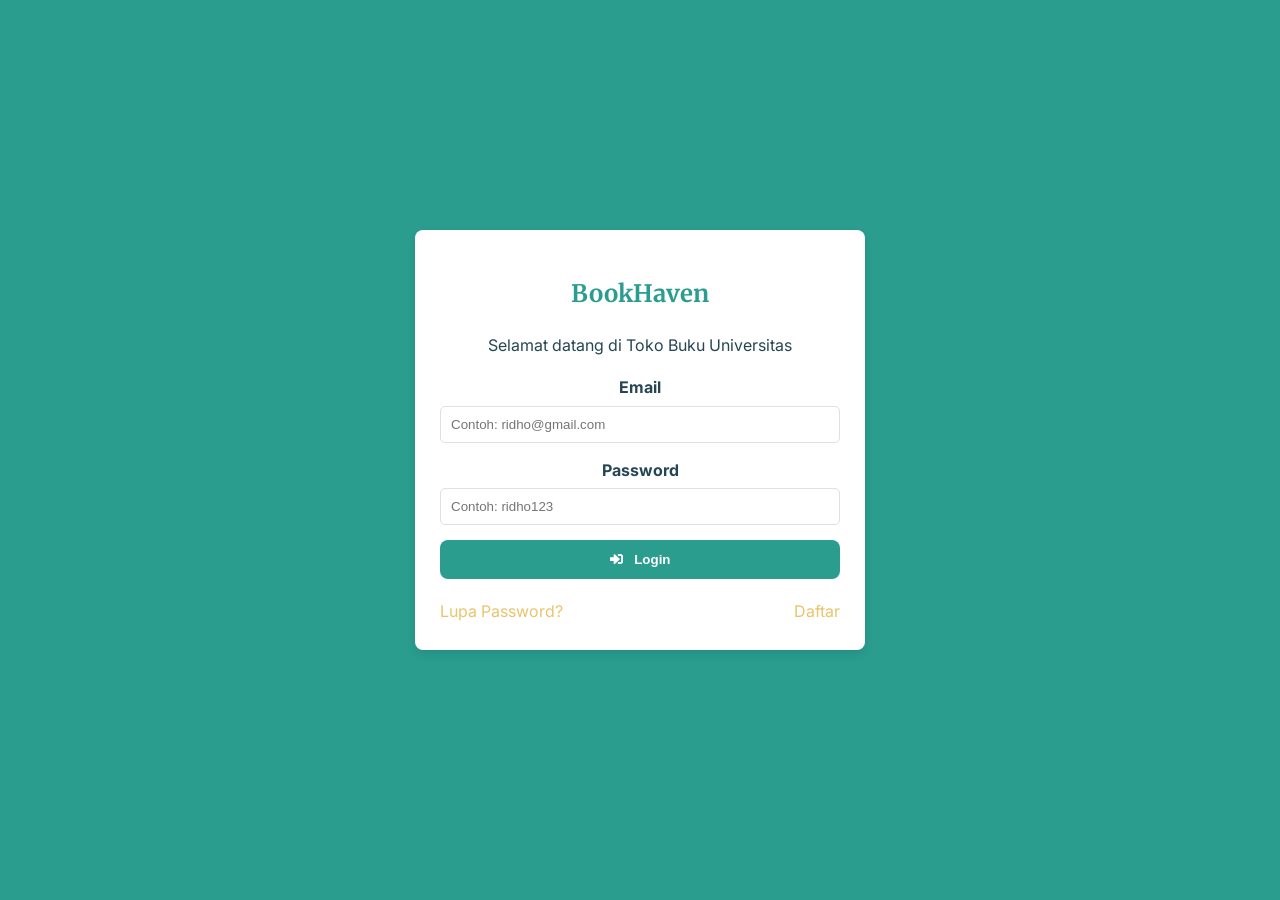
<file: Tugas uts pemograman web/index.html>
<!DOCTYPE html>
<html lang="id">
  <head>
    <meta charset="UTF-8" />
    <meta name="viewport" content="width=device-width, initial-scale=1.0" />
    <title>Login - BookHaven</title>
    <link rel="stylesheet" href="css/style.css" />
    <link
      rel="stylesheet"
      href="https://cdnjs.cloudflare.com/ajax/libs/font-awesome/5.15.4/css/all.min.css"
    />
  </head>
  <body id="page-login">
    <main class="login-container">
      <section class="login-box card">
        <h1>BookHaven</h1>
        <p>Selamat datang di Toko Buku Universitas</p>
        <form id="login-form">
          <div class="form-group">
            <label for="email">Email</label>
            <input
              type="email"
              id="email"
              name="email"
              required
              placeholder="Contoh: ridho@gmail.com"
            />
          </div>
          <div class="form-group">
            <label for="password">Password</label>
            <input
              type="password"
              id="password"
              name="password"
              required
              placeholder="Contoh: ridho123"
            />
          </div>
          <button type="submit" class="btn btn-primary">
            <i class="fas fa-sign-in-alt"></i> Login
          </button>
        </form>
        <div class="login-links">
          <a href="#" id="btn-forgot-password">Lupa Password?</a>
          <a href="#" id="btn-register">Daftar</a>
        </div>
      </section>
    </main>

    <div id="modal-forgot" class="modal-overlay hidden">
      <div class="modal-content card">
        <span class="modal-close" data-target="modal-forgot">&times;</span>
        <h2>Lupa Password</h2>
        <p>Fitur ini sedang dalam pengembangan.</p>
      </div>
    </div>
    <div id="modal-register" class="modal-overlay hidden">
      <div class="modal-content card">
        <span class="modal-close" data-target="modal-register">&times;</span>
        <h2>Daftar Akun Baru</h2>
        <p>Fitur ini sedang dalam pengembangan.</p>
      </div>
    </div>

    <script src="js/data.js"></script>
    <script src="js/script.js"></script>

    <div id="toast-notification" class="toast">
      <span id="toast-message">Ini adalah pesan</span>
    </div>
  </body>
</html>
</file>
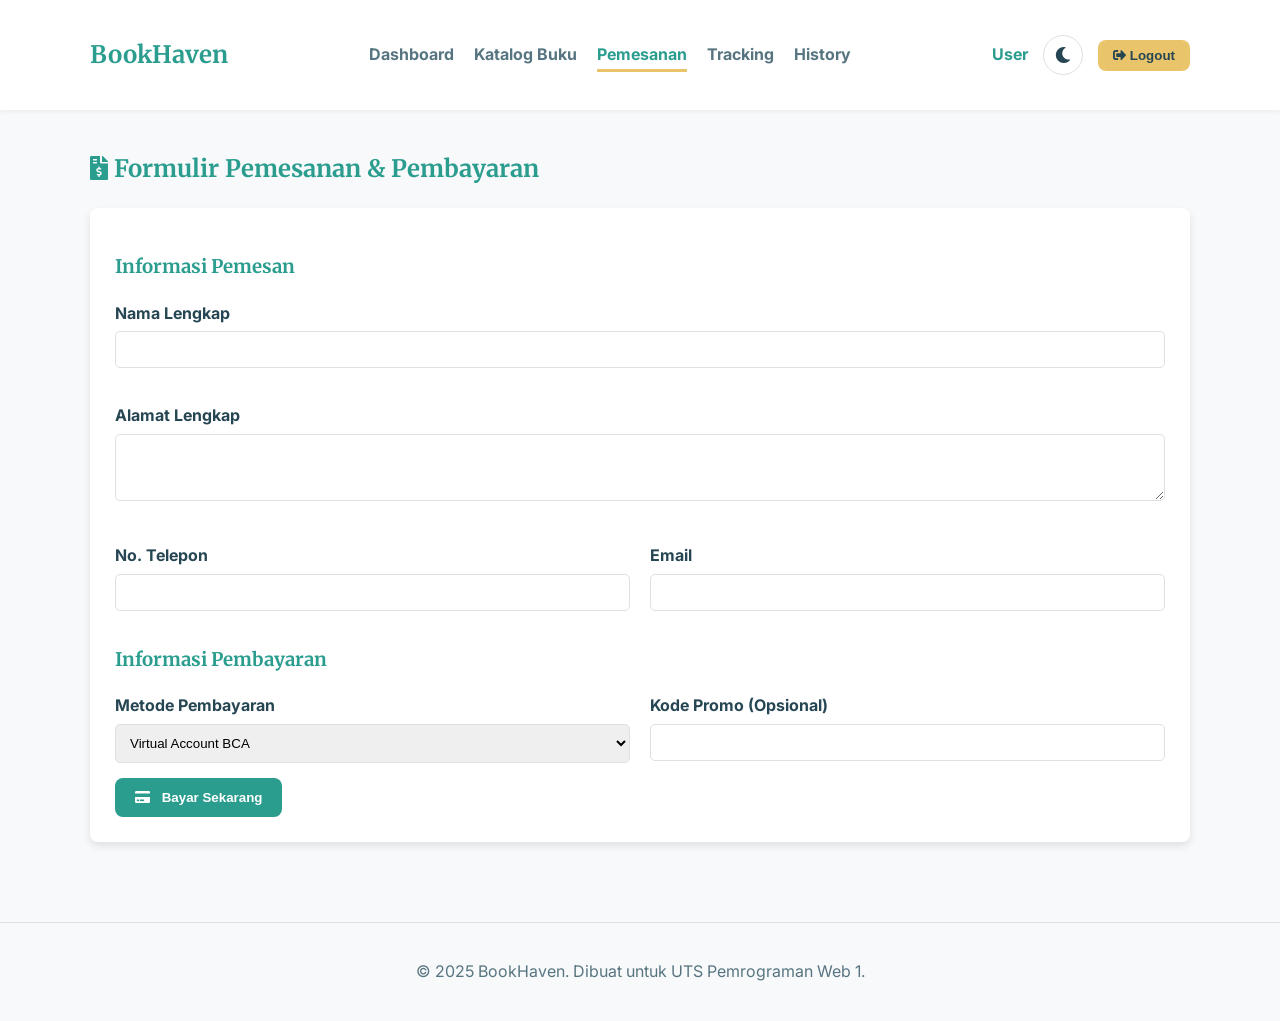
<file: Tugas uts pemograman web/checkout.html>
<!DOCTYPE html>
<html lang="id">
  <head>
    <meta charset="UTF-8" />
    <meta name="viewport" content="width=device-width, initial-scale=1.0" />
    <title>Pemesanan - BookHaven</title>
    <link rel="stylesheet" href="css/style.css" />
    <link
      rel="stylesheet"
      href="https://cdnjs.cloudflare.com/ajax/libs/font-awesome/5.15.4/css/all.min.css"
    />
  </head>
  <body id="page-checkout">
    <header class="main-header">
      <div class="container">
        <div class="logo">BookHaven</div>
        <nav class="main-nav">
          <ul>
            <li><a href="dashboard.html">Dashboard</a></li>
            <li><a href="stok.html">Katalog Buku</a></li>
            <li><a href="checkout.html" class="active">Pemesanan</a></li>
            <li><a href="tracking.html">Tracking</a></li>
            <li><a href="history.html">History</a></li>
          </ul>
        </nav>

        <div class="header-right">
          <div class="user-profile" id="user-profile-name">User</div>
          <button id="theme-toggle" class="theme-toggle-btn">
            <i class="fas fa-moon"></i>
          </button>
          <button id="btn-logout" class="btn-logout">
            <i class="fas fa-sign-out-alt"></i> Logout
          </button>
        </div>
      </div>
    </header>

    <main class="container">
      <h2>
        <i class="fas fa-file-invoice-dollar"></i> Formulir Pemesanan &
        Pembayaran
      </h2>

      <section class="card">
        <form id="checkout-form">
          <h3>Informasi Pemesan</h3>
          <div class="form-grid">
            <div class="form-group form-grid-span">
              <label for="nama-pemesan">Nama Lengkap</label>
              <input type="text" id="nama-pemesan" required />
            </div>
            <div class="form-group form-grid-span">
              <label for="alamat-pemesan">Alamat Lengkap</label>
              <textarea id="alamat-pemesan" rows="3" required></textarea>
            </div>
            <div class="form-group">
              <label for="telepon-pemesan">No. Telepon</label>
              <input type="tel" id="telepon-pemesan" required />
            </div>
            <div class="form-group">
              <label for="email-pemesan">Email</label>
              <input type="email" id="email-pemesan" required />
            </div>
          </div>

          <h3>Informasi Pembayaran</h3>
          <div class="form-grid">
            <div class="form-group">
              <label for="metode-bayar">Metode Pembayaran</label>
              <select id="metode-bayar">
                <option value="va-bca">Virtual Account BCA</option>
                <option value="va-mandiri">Virtual Account Mandiri</option>
                <option value="gopay">GoPay</option>
                <option value="cod">Cash on Delivery (COD)</option>
              </select>
            </div>
            <div class="form-group">
              <label for="kode-promo">Kode Promo (Opsional)</label>
              <input type="text" id="kode-promo" />
            </div>
          </div>

          <button type="submit" class="btn btn-primary">
            <i class="fas fa-credit-card"></i> Bayar Sekarang
          </button>
        </form>
      </section>
    </main>

    <footer class="main-footer">
      <p>&copy; 2025 BookHaven. Dibuat untuk UTS Pemrograman Web 1.</p>
    </footer>

    <script src="js/data.js"></script>
    <script src="js/script.js"></script>

    <div id="toast-notification" class="toast">
      <span id="toast-message">Ini adalah pesan</span>
    </div>
  </body>
</html>
</file>
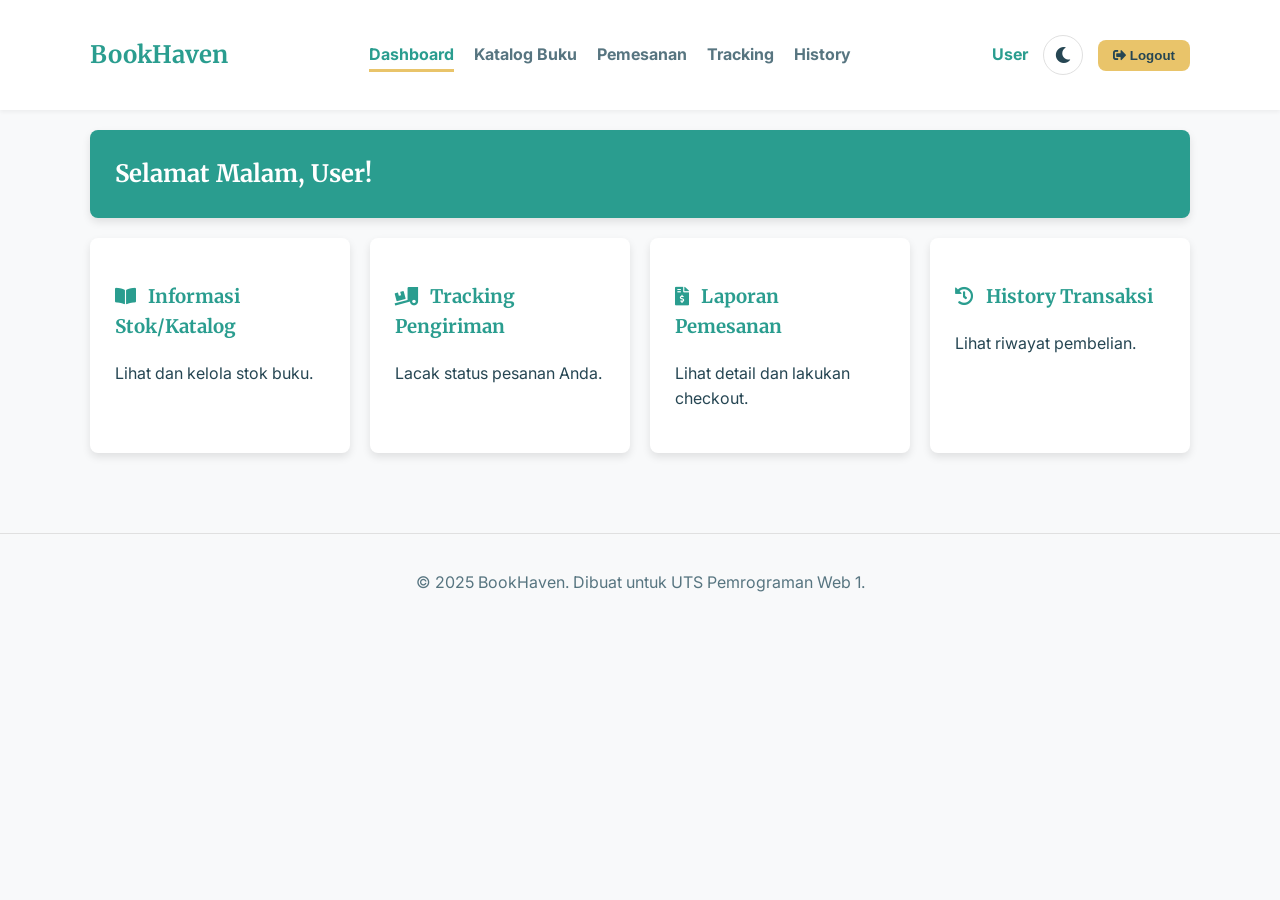
<file: Tugas uts pemograman web/dashboard.html>
<!DOCTYPE html>
<html lang="id">
  <head>
    <meta charset="UTF-8" />
    <meta name="viewport" content="width=device-width, initial-scale=1.0" />
    <title>Dashboard - BookHaven</title>
    <link rel="stylesheet" href="css/style.css" />
    <link
      rel="stylesheet"
      href="https://cdnjs.cloudflare.com/ajax/libs/font-awesome/5.15.4/css/all.min.css"
    />
  </head>
  <body id="page-dashboard">
    <header class="main-header">
      <div class="container">
        <div class="logo">BookHaven</div>
        <nav class="main-nav">
          <ul>
            <li><a href="dashboard.html" class="active">Dashboard</a></li>
            <li><a href="stok.html">Katalog Buku</a></li>
            <li><a href="checkout.html">Pemesanan</a></li>
            <li><a href="tracking.html">Tracking</a></li>
            <li><a href="history.html">History</a></li>
          </ul>
        </nav>

        <div class="header-right">
          <div class="user-profile" id="user-profile-name">User</div>
          <button id="theme-toggle" class="theme-toggle-btn">
            <i class="fas fa-moon"></i>
          </button>
          <button id="btn-logout" class="btn-logout">
            <i class="fas fa-sign-out-alt"></i> Logout
          </button>
        </div>
      </div>
    </header>

    <main class="container">
      <section class="greeting-box card">
        <h1 id="greeting-text">Selamat Pagi, User!</h1>
      </section>

      <nav class="dashboard-menu">
        <a href="stok.html" class="menu-card card">
          <h3><i class="fas fa-book-open"></i> Informasi Stok/Katalog</h3>
          <p>Lihat dan kelola stok buku.</p>
        </a>
        <a href="tracking.html" class="menu-card card">
          <h3><i class="fas fa-truck-loading"></i> Tracking Pengiriman</h3>
          <p>Lacak status pesanan Anda.</p>
        </a>
        <a href="checkout.html" class="menu-card card">
          <h3><i class="fas fa-file-invoice-dollar"></i> Laporan Pemesanan</h3>
          <p>Lihat detail dan lakukan checkout.</p>
        </a>
        <a href="history.html" class="menu-card card">
          <h3><i class="fas fa-history"></i> History Transaksi</h3>
          <p>Lihat riwayat pembelian.</p>
        </a>
      </nav>
    </main>

    <footer class="main-footer">
      <p>&copy; 2025 BookHaven. Dibuat untuk UTS Pemrograman Web 1.</p>
    </footer>

    <script src="js/script.js"></script>

    <div id="toast-notification" class="toast">
      <span id="toast-message">Ini adalah pesan</span>
    </div>
  </body>
</html>
</file>
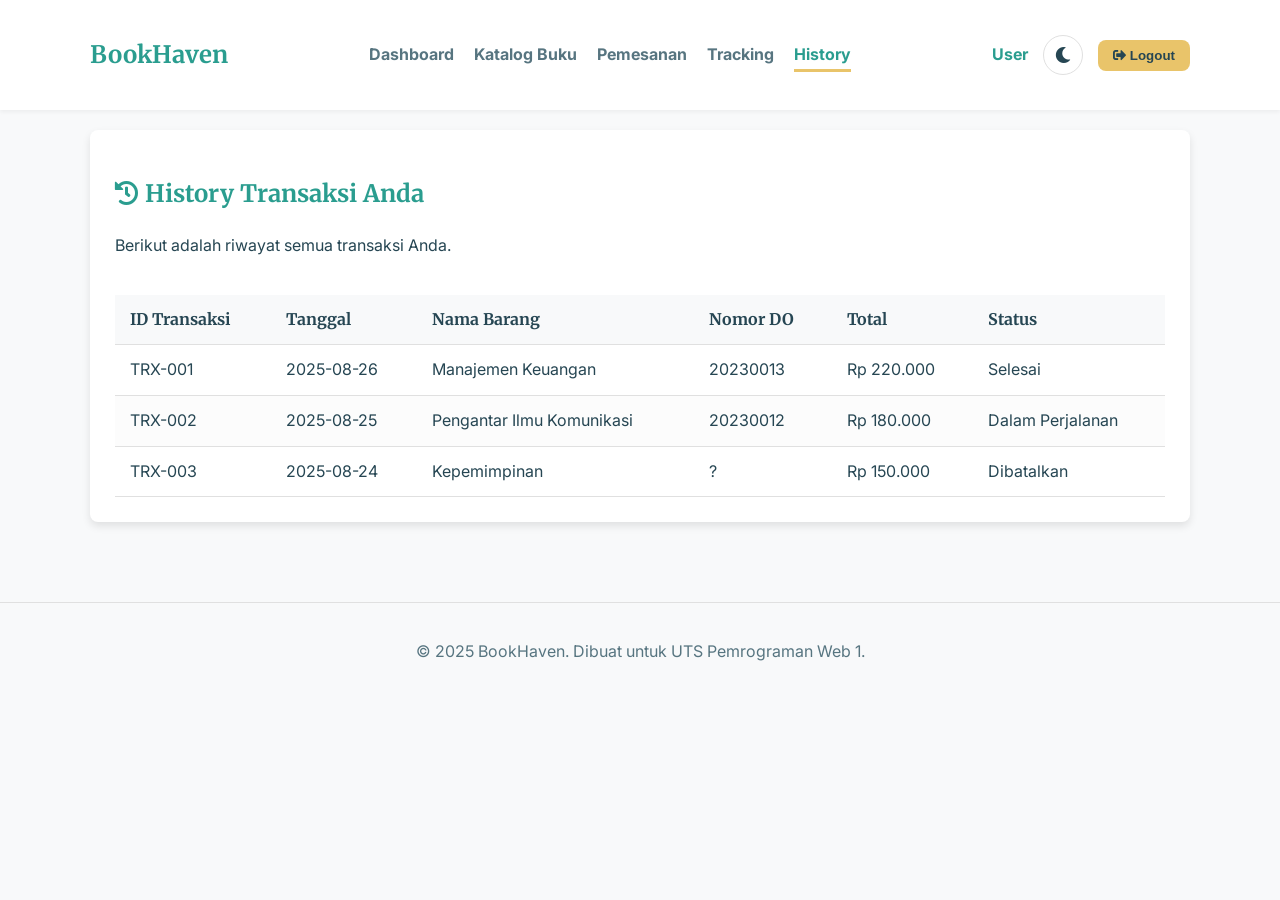
<file: Tugas uts pemograman web/history.html>
<!DOCTYPE html>
<html lang="id">
  <head>
    <meta charset="UTF-8" />
    <meta name="viewport" content="width=device-width, initial-scale=1.0" />
    <title>History Transaksi - BookHaven</title>
    <link rel="stylesheet" href="css/style.css" />
    <link
      rel="stylesheet"
      href="https://cdnjs.cloudflare.com/ajax/libs/font-awesome/5.15.4/css/all.min.css"
    />
  </head>
  <body id="page-history">
    <header class="main-header">
      <div class="container">
        <div class="logo">BookHaven</div>
        <nav class="main-nav">
          <ul>
            <li><a href="dashboard.html">Dashboard</a></li>
            <li><a href="stok.html">Katalog Buku</a></li>
            <li><a href="checkout.html">Pemesanan</a></li>
            <li><a href="tracking.html">Tracking</a></li>
            <li><a href="history.html" class="active">History</a></li>
          </ul>
        </nav>
        <div class="header-right">
          <div class="user-profile" id="user-profile-name">User</div>
          <button id="theme-toggle" class="theme-toggle-btn">
            <i class="fas fa-moon"></i>
          </button>
          <button id="btn-logout" class="btn-logout">
            <i class="fas fa-sign-out-alt"></i> Logout
          </button>
        </div>
      </div>
    </header>

    <main class="container">
      <section class="card">
        <h2><i class="fas fa-history"></i> History Transaksi Anda</h2>
        <p>Berikut adalah riwayat semua transaksi Anda.</p>

        <div class="table-container">
          <table class="stock-table">
            <thead>
              <tr>
                <th>ID Transaksi</th>
                <th>Tanggal</th>
                <th>Nama Barang</th>
                <th>Nomor DO</th>
                <th>Total</th>
                <th>Status</th>
              </tr>
            </thead>
            <tbody id="history-table-body"></tbody>
          </table>
        </div>
      </section>
    </main>

    <footer class="main-footer">
      <p>&copy; 2025 BookHaven. Dibuat untuk UTS Pemrograman Web 1.</p>
    </footer>

    <script src="js/data.js"></script>
    <script src="js/script.js"></script>

    <div id="toast-notification" class="toast">
      <span id="toast-message">Ini adalah pesan</span>
    </div>
  </body>
</html>
</file>
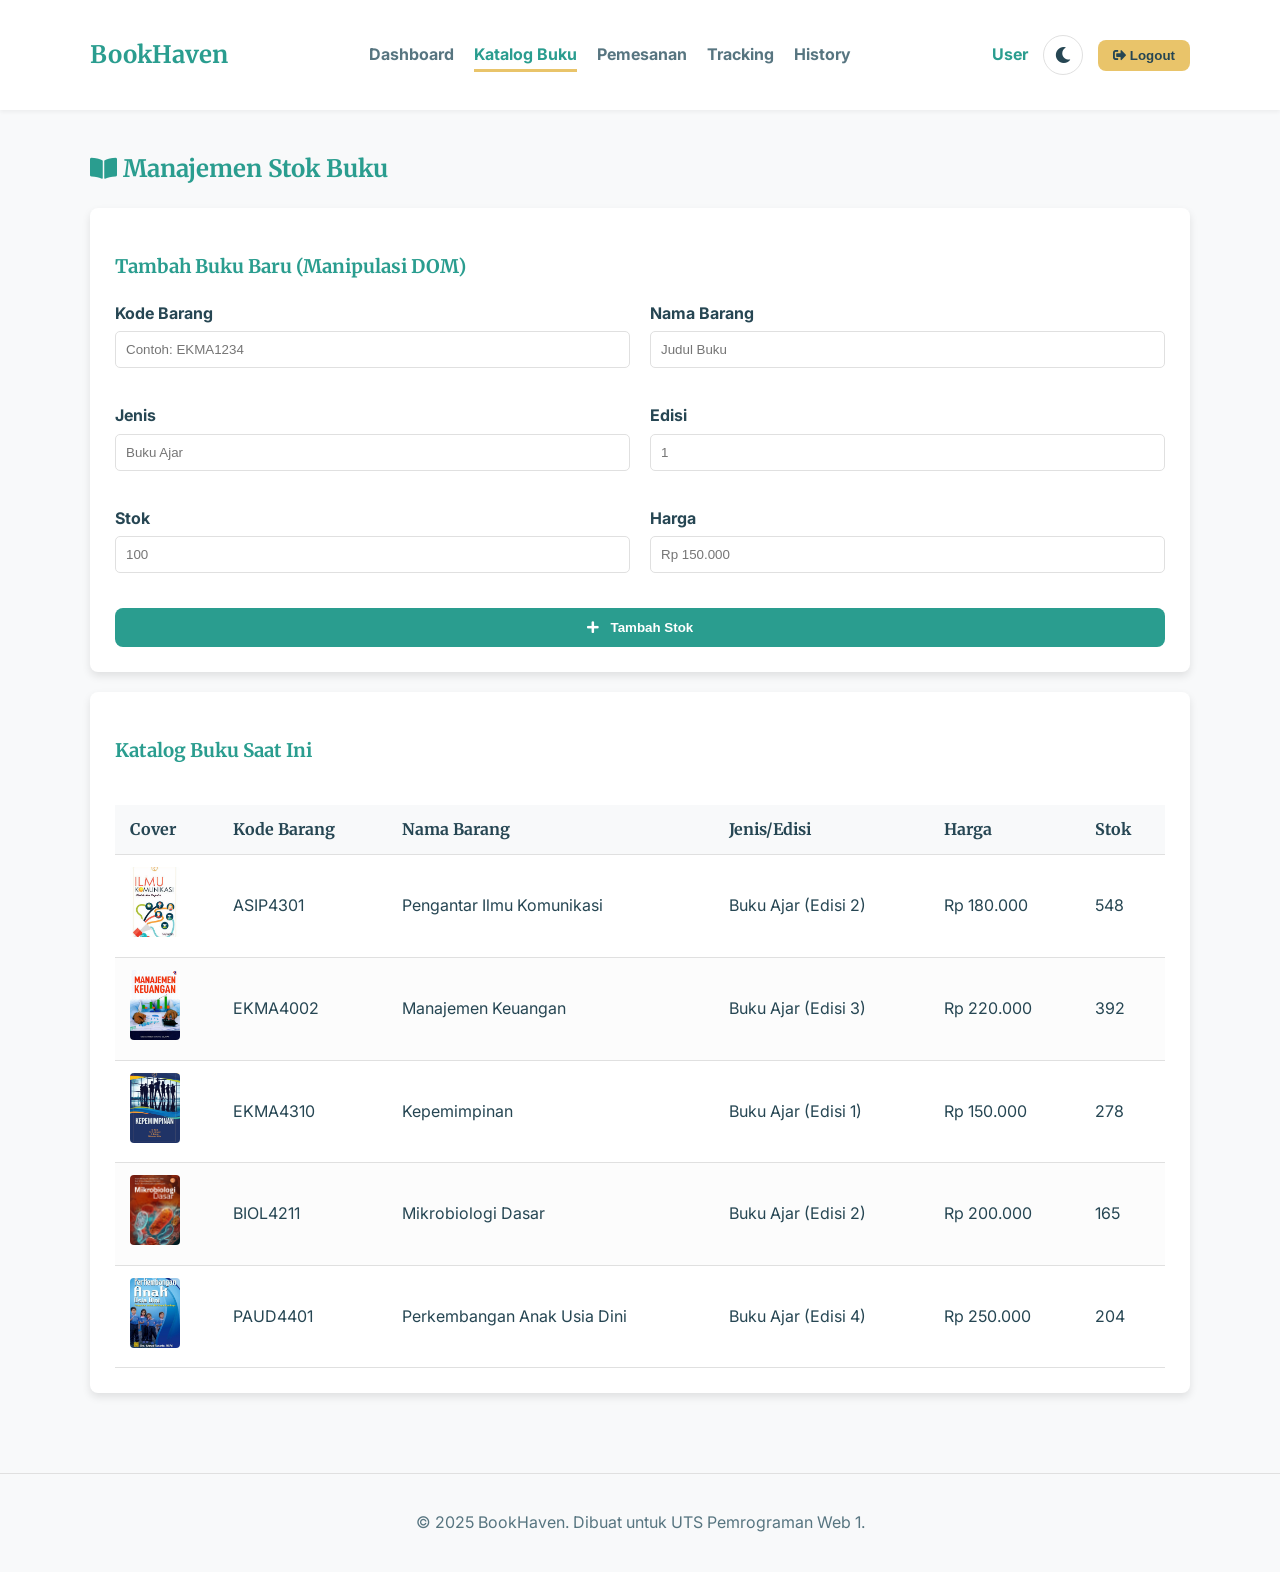
<file: Tugas uts pemograman web/stok.html>
<!DOCTYPE html>
<html lang="id">
  <head>
    <meta charset="UTF-8" />
    <meta name="viewport" content="width=device-width, initial-scale=1.0" />
    <title>Katalog Buku - BookHaven</title>
    <link rel="stylesheet" href="css/style.css" />
    <link
      rel="stylesheet"
      href="https://cdnjs.cloudflare.com/ajax/libs/font-awesome/5.15.4/css/all.min.css"
    />
  </head>
  <body id="page-stok">
    <header class="main-header">
      <div class="container">
        <div class="logo">BookHaven</div>
        <nav class="main-nav">
          <ul>
            <li><a href="dashboard.html">Dashboard</a></li>
            <li><a href="stok.html" class="active">Katalog Buku</a></li>
            <li><a href="checkout.html">Pemesanan</a></li>
            <li><a href="tracking.html">Tracking</a></li>
            <li><a href="history.html">History</a></li>
          </ul>
        </nav>

        <div class="header-right">
          <div class="user-profile" id="user-profile-name">User</div>
          <button id="theme-toggle" class="theme-toggle-btn">
            <i class="fas fa-moon"></i>
          </button>
          <button id="btn-logout" class="btn-logout">
            <i class="fas fa-sign-out-alt"></i> Logout
          </button>
        </div>
      </div>
    </header>

    <main class="container">
      <h2><i class="fas fa-book-open"></i> Manajemen Stok Buku</h2>

      <section class="card">
        <h3>Tambah Buku Baru (Manipulasi DOM)</h3>
        <form id="add-stock-form" class="form-grid">
          <div class="form-group">
            <label for="kodeBarang">Kode Barang</label>
            <input
              type="text"
              id="kodeBarang"
              placeholder="Contoh: EKMA1234"
              required
            />
          </div>
          <div class="form-group">
            <label for="namaBarang">Nama Barang</label>
            <input
              type="text"
              id="namaBarang"
              placeholder="Judul Buku"
              required
            />
          </div>
          <div class="form-group">
            <label for="jenisBarang">Jenis</label>
            <input
              type="text"
              id="jenisBarang"
              placeholder="Buku Ajar"
              required
            />
          </div>
          <div class="form-group">
            <label for="edisi">Edisi</label>
            <input type="text" id="edisi" placeholder="1" required />
          </div>
          <div class="form-group">
            <label for="stok">Stok</label>
            <input type="number" id="stok" placeholder="100" required />
          </div>
          <div class="form-group">
            <label for="harga">Harga</label>
            <input type="text" id="harga" placeholder="Rp 150.000" required />
          </div>
          <button type="submit" class="btn btn-primary form-grid-span">
            <i class="fas fa-plus"></i> Tambah Stok
          </button>
        </form>
      </section>

      <section class="card">
        <h3>Katalog Buku Saat Ini</h3>
        <div class="table-container">
          <table class="stock-table">
            <thead>
              <tr>
                <th>Cover</th>
                <th>Kode Barang</th>
                <th>Nama Barang</th>
                <th>Jenis/Edisi</th>
                <th>Harga</th>
                <th>Stok</th>
              </tr>
            </thead>
            <tbody id="stock-table-body"></tbody>
          </table>
        </div>
      </section>
    </main>

    <footer class="main-footer">
      <p>&copy; 2025 BookHaven. Dibuat untuk UTS Pemrograman Web 1.</p>
    </footer>

    <script src="js/data.js"></script>
    <script src="js/script.js"></script>

    <div id="toast-notification" class="toast">
      <span id="toast-message">Ini adalah pesan</span>
    </div>
  </body>
</html>
</file>
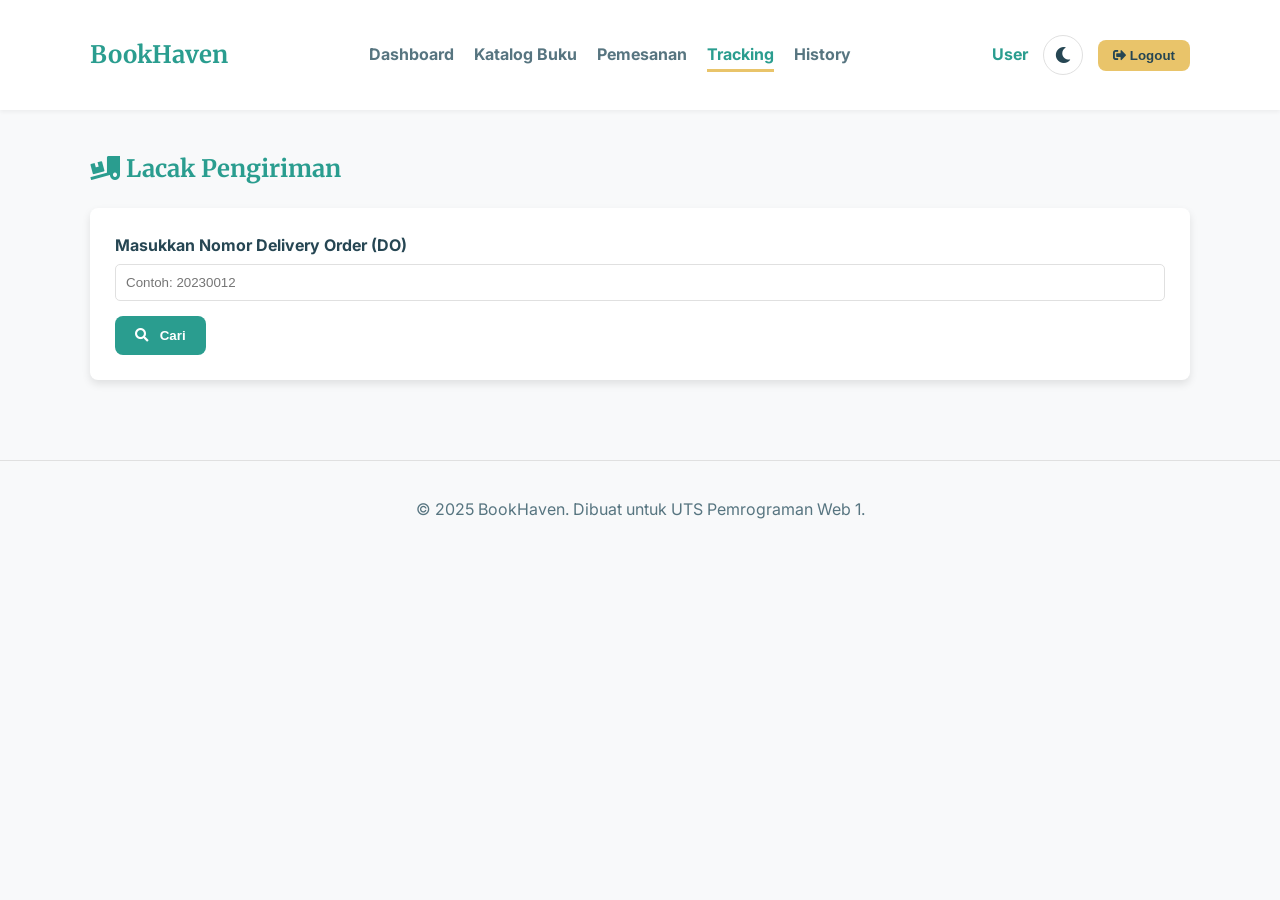
<file: Tugas uts pemograman web/tracking.html>
<!DOCTYPE html>
<html lang="id">
  <head>
    <meta charset="UTF-8" />
    <meta name="viewport" content="width=device-width, initial-scale=1.0" />
    <title>Tracking Pengiriman - BookHaven</title>
    <link rel="stylesheet" href="css/style.css" />
    <link
      rel="stylesheet"
      href="https://cdnjs.cloudflare.com/ajax/libs/font-awesome/5.15.4/css/all.min.css"
    />
  </head>
  <body id="page-tracking">
    <header class="main-header">
      <div class="container">
        <div class="logo">BookHaven</div>
        <nav class="main-nav">
          <ul>
            <li><a href="dashboard.html">Dashboard</a></li>
            <li><a href="stok.html">Katalog Buku</a></li>
            <li><a href="checkout.html">Pemesanan</a></li>
            <li><a href="tracking.html" class="active">Tracking</a></li>
            <li><a href="history.html">History</a></li>
          </ul>
        </nav>

        <div class="header-right">
          <div class="user-profile" id="user-profile-name">User</div>
          <button id="theme-toggle" class="theme-toggle-btn">
            <i class="fas fa-moon"></i>
          </button>
          <button id="btn-logout" class="btn-logout">
            <i class="fas fa-sign-out-alt"></i> Logout
          </button>
        </div>
      </div>
    </header>

    <main class="container">
      <h2><i class="fas fa-truck-loading"></i> Lacak Pengiriman</h2>
      <section class="card">
        <form id="tracking-form">
          <div class="form-group">
            <label for="do-input">Masukkan Nomor Delivery Order (DO)</label>
            <input
              type="text"
              id="do-input"
              placeholder="Contoh: 20230012"
              required
            />
          </div>
          <button type="submit" class="btn btn-primary">
            <i class="fas fa-search"></i> Cari
          </button>
        </form>
      </section>

      <section id="tracking-result" class="card hidden"></section>
    </main>

    <footer class="main-footer">
      <p>&copy; 2025 BookHaven. Dibuat untuk UTS Pemrograman Web 1.</p>
    </footer>

    <script src="js/data.js"></script>
    <script src="js/script.js"></script>

    <div id="toast-notification" class="toast">
      <span id="toast-message">Ini adalah pesan</span>
    </div>
  </body>
</html>
</file>
<file: Tugas uts pemograman web/css/style.css>
/* Import Font */
@import url("https://fonts.googleapis.com/css2?family=Inter:wght@400;700&family=Merriweather:wght@700&display=swap");

/* === 1. CSS Variables (Root) - TEMA BARU === */
:root {
  --primary-color: #2a9d8f;
  --secondary-color: #e9c46a;
  --background-color: #f8f9fa; /* Tetap cerah */
  --card-background: #ffffff;
  --accent-color: #f4a261;
  --text-color: #264653;
  --text-light: #577580;
  --border-color: #e0e0e0;
  --font-heading: "Merriweather", serif;
  --font-body: "Inter", sans-serif;
  --shadow-sm: 0 2px 4px rgba(0, 0, 0, 0.05);
  --shadow-md: 0 4px 8px rgba(0, 0, 0, 0.1);
  --border-radius: 8px;
}

/* === 1.5. Definisi Warna Dark Mode - TEMA BARU === */
body[data-theme="dark"] {
  --primary-color: #2be8d2;
  --secondary-color: #e9c46a;
  --background-color: #1a202c;
  --card-background: #2d3748;
  --text-color: #e6edf3;
  --text-light: #a0aec0;
  --border-color: #4a5568;
}

/* === 2. Global Styles === */
body {
  font-family: var(--font-body);
  background-color: var(--background-color);
  color: var(--text-color);
  line-height: 1.6;
  margin: 0;
  transition: background-color 0.3s ease, color 0.3s ease;
}

.container {
  max-width: 1100px;
  margin: 0 auto;
  padding: 20px;
}

h1,
h2,
h3 {
  font-family: var(--font-heading);
  color: var(--primary-color);
}

a {
  color: var(--secondary-color);
  text-decoration: none;
}
a:hover {
  text-decoration: underline;
}

.card {
  background: var(--card-background);
  border-radius: var(--border-radius);
  box-shadow: var(--shadow-md);
  padding: 25px;
  margin-bottom: 20px;
}

.hidden {
  display: none !important;
}

/* === 3. Utility & Form Styles === */
.btn {
  display: inline-block;
  padding: 12px 20px;
  border: none;
  border-radius: var(--border-radius);
  background-color: var(--secondary-color);
  color: white;
  font-weight: 700;
  text-decoration: none;
  cursor: pointer;
  transition: background-color 0.3s ease, transform 0.2s ease;
}
.btn:hover {
  background-color: #c0392b;
  transform: translateY(-2px);
}
.btn-primary {
  background-color: var(--primary-color);
  color: white;
}
.btn-primary:hover {
  background-color: #22867a;
}

.form-group {
  margin-bottom: 15px;
}
.form-group label {
  display: block;
  margin-bottom: 5px;
  font-weight: 700;
}
.form-group input,
.form-group select,
.form-group textarea {
  width: 100%;
  padding: 10px;
  border: 1px solid var(--border-color);
  border-radius: 5px;
  box-sizing: border-box; /* Penting untuk padding */
}
.form-grid {
  display: grid;
  grid-template-columns: 1fr 1fr;
  gap: 20px;
}
.form-grid-span {
  grid-column: 1 / -1;
}

/* === 3.5. CSS untuk Ikon === */
.btn i,
.menu-card h3 i,
.main-nav a i {
  margin-right: 8px;
}

/* === 4. Header & Footer === */
.main-header {
  background: var(--card-background);
  box-shadow: var(--shadow-sm);
  padding: 15px 0;
}
.main-header .container {
  display: flex;
  justify-content: space-between;
  align-items: center;
}
.logo {
  font-family: var(--font-heading);
  font-size: 24px;
  font-weight: 700;
  color: var(--primary-color);
}
.main-nav ul {
  margin: 0;
  padding: 0;
  list-style: none;
  display: flex;
  gap: 20px;
}
.main-nav a {
  text-decoration: none;
  color: var(--text-light);
  font-weight: 700;
  padding-bottom: 5px;
  border-bottom: 3px solid transparent;
  transition: color 0.3s, border-color 0.3s;
}
.main-nav a:hover,
.main-nav a.active {
  color: var(--primary-color);
  border-bottom-color: var(--secondary-color);
}
.user-profile {
  font-weight: 700;
  color: var(--primary-color);
}
.main-footer {
  text-align: center;
  padding: 20px;
  margin-top: 40px;
  color: var(--text-light);
  border-top: 1px solid var(--border-color);
}
.header-right {
  display: flex;
  align-items: center;
  gap: 15px;
}
.theme-toggle-btn {
  background: none;
  border: 1px solid var(--border-color);
  color: var(--text-color);
  font-size: 16px; /* Ubah agar pas dengan ikon */
  width: 40px;
  height: 40px;
  border-radius: 50%;
  cursor: pointer;
  display: flex;
  justify-content: center;
  align-items: center;
  transition: background-color 0.3s, border-color 0.3s, transform 0.2s;
}
.theme-toggle-btn:hover {
  background-color: var(--border-color);
  transform: scale(1.1);
}

/* ==== STYLE LOGOUT (TAMBAHAN DI SINI) ==== */
#btn-logout {
  background-color: var(--secondary-color);
  color: #264653; /* Warna teks gelap agar kontras dgn kuning */
  border: none;
  border-radius: var(--border-radius);
  padding: 8px 15px;
  font-weight: 700;
  cursor: pointer;
  transition: background-color 0.3s ease, color 0.3s ease;
}
#btn-logout:hover {
  background-color: #f4a261; /* Warna aksen saat hover */
}

/* === 5. Halaman Login === */
#page-login {
  background-color: var(--primary-color);
}
.login-container {
  display: flex;
  justify-content: center;
  align-items: center;
  min-height: 100vh;
}
.login-box {
  width: 400px;
  text-align: center;
}
.login-links {
  margin-top: 20px;
  display: flex;
  justify-content: space-between;
}
.login-box .btn {
  width: 100%;
}

/* === 6. Modal Styling (Versi Upgrade) === */
.modal-overlay {
  position: fixed;
  top: 0;
  left: 0;
  width: 100%;
  height: 100%;
  background-color: rgba(0, 0, 0, 0.4);
  backdrop-filter: blur(5px);
  display: flex;
  justify-content: center;
  align-items: center;
  opacity: 0;
  visibility: hidden;
  transition: opacity 0.3s ease, visibility 0.3s ease;
}
.modal-overlay:not(.hidden) {
  opacity: 1;
  visibility: visible;
}
.modal-content {
  width: 500px;
  position: relative;
  opacity: 0;
  transform: scale(0.9);
  transition: transform 0.3s ease, opacity 0.3s ease;
}
.modal-overlay:not(.hidden) .modal-content {
  opacity: 1;
  transform: scale(1);
}
.modal-close {
  position: absolute;
  top: 15px;
  right: 15px;
  background-color: var(--border-color);
  color: var(--text-light);
  border: none;
  border-radius: 50%;
  width: 30px;
  height: 30px;
  font-size: 18px;
  font-weight: bold;
  cursor: pointer;
  display: flex;
  justify-content: center;
  align-items: center;
  line-height: 1;
  transition: background-color 0.2s, color 0.2s;
}
.modal-close:hover {
  background-color: #e74c3c; /* Warna merah untuk tombol close */
  color: white;
}

/* === 7. Halaman Dashboard === */
.greeting-box {
  background-color: var(--primary-color);
  color: white;
}
.greeting-box h1 {
  color: white;
  margin: 0;
}
.dashboard-menu {
  display: grid;
  grid-template-columns: repeat(auto-fit, minmax(250px, 1fr));
  gap: 20px;
}
.menu-card {
  text-decoration: none;
  color: var(--text-color);
  transition: box-shadow 0.3s ease, transform 0.3s ease;
}
.menu-card:hover {
  transform: translateY(-5px);
  box-shadow: var(--shadow-md);
}

/* === 8. Halaman Stok === */
.table-container {
  overflow-x: auto; /* Agar tabel responsif di mobile */
}
.stock-table {
  width: 100%;
  border-collapse: collapse;
  margin-top: 20px;
}
.stock-table th,
.stock-table td {
  padding: 12px 15px;
  border-bottom: 1px solid var(--border-color);
  text-align: left;
  vertical-align: middle;
}
.stock-table th {
  background-color: var(--background-color);
  font-family: var(--font-heading);
}
.stock-table tbody tr:nth-child(even) {
  background-color: #fcfcfc;
}
.stock-table img {
  width: 50px;
  height: 70px;
  object-fit: cover;
  border-radius: 4px;
}

/* === 9. Halaman Tracking (Kreatif) === */
.tracking-details {
  display: grid;
  grid-template-columns: 1fr 1fr;
  gap: 15px;
  margin-bottom: 25px;
}
.tracking-details p {
  margin: 5px 0;
}
.timeline-container {
  margin-top: 20px;
  border-left: 3px solid var(--border-color);
  padding-left: 20px;
}
.timeline-item {
  position: relative;
  margin-bottom: 20px;
}
.timeline-item::before {
  /* Titik di timeline */
  content: "";
  position: absolute;
  left: -29px;
  top: 5px;
  width: 15px;
  height: 15px;
  background-color: var(--border-color);
  border-radius: 50%;
}
.timeline-item:first-child::before {
  background-color: var(--primary-color); /* Tandai status terakhir */
}
.timeline-time {
  font-weight: 700;
  color: var(--text-light);
  font-size: 0.9em;
}
.timeline-desc {
  font-weight: 700;
}

/* === 10. Toast Notification === */
.toast {
  visibility: hidden;
  min-width: 250px;
  max-width: 400px;
  background-color: var(
    --accent-color
  ); /* <-- INI SUDAH BENAR (abu-abu gelap) */
  color: #fff;
  text-align: center;
  /* ... (sisa kode) ... */
  border-radius: var(--border-radius);
  padding: 16px 25px;
  position: fixed; /* Tetap di layar */
  z-index: 100;
  right: 30px;
  font-size: 16px;
  font-weight: 700;

  /* Posisi awal (di luar layar atas) & transparan */
  top: 0;
  opacity: 0;

  /* Animasi */
  transition: top 0.5s ease-in-out, opacity 0.5s ease-in-out;
}

/* Style untuk toast sukses (Hijau) */
.toast.success {
  background-color: var(--primary-color); /* Warna tema baru */
}

/* Style untuk toast error (Merah) */
/* Style untuk toast info/logout (Kuning/Oranye) */
.toast.info {
  background-color: var(--accent-color); /* Warna aksen dari tema kita */
  color: #264653;
}

/* Kelas 'show' (ditambah oleh JS) untuk memicu animasi */
.toast.show {
  visibility: visible;
  opacity: 1;
  top: 50px;
}
</file>
